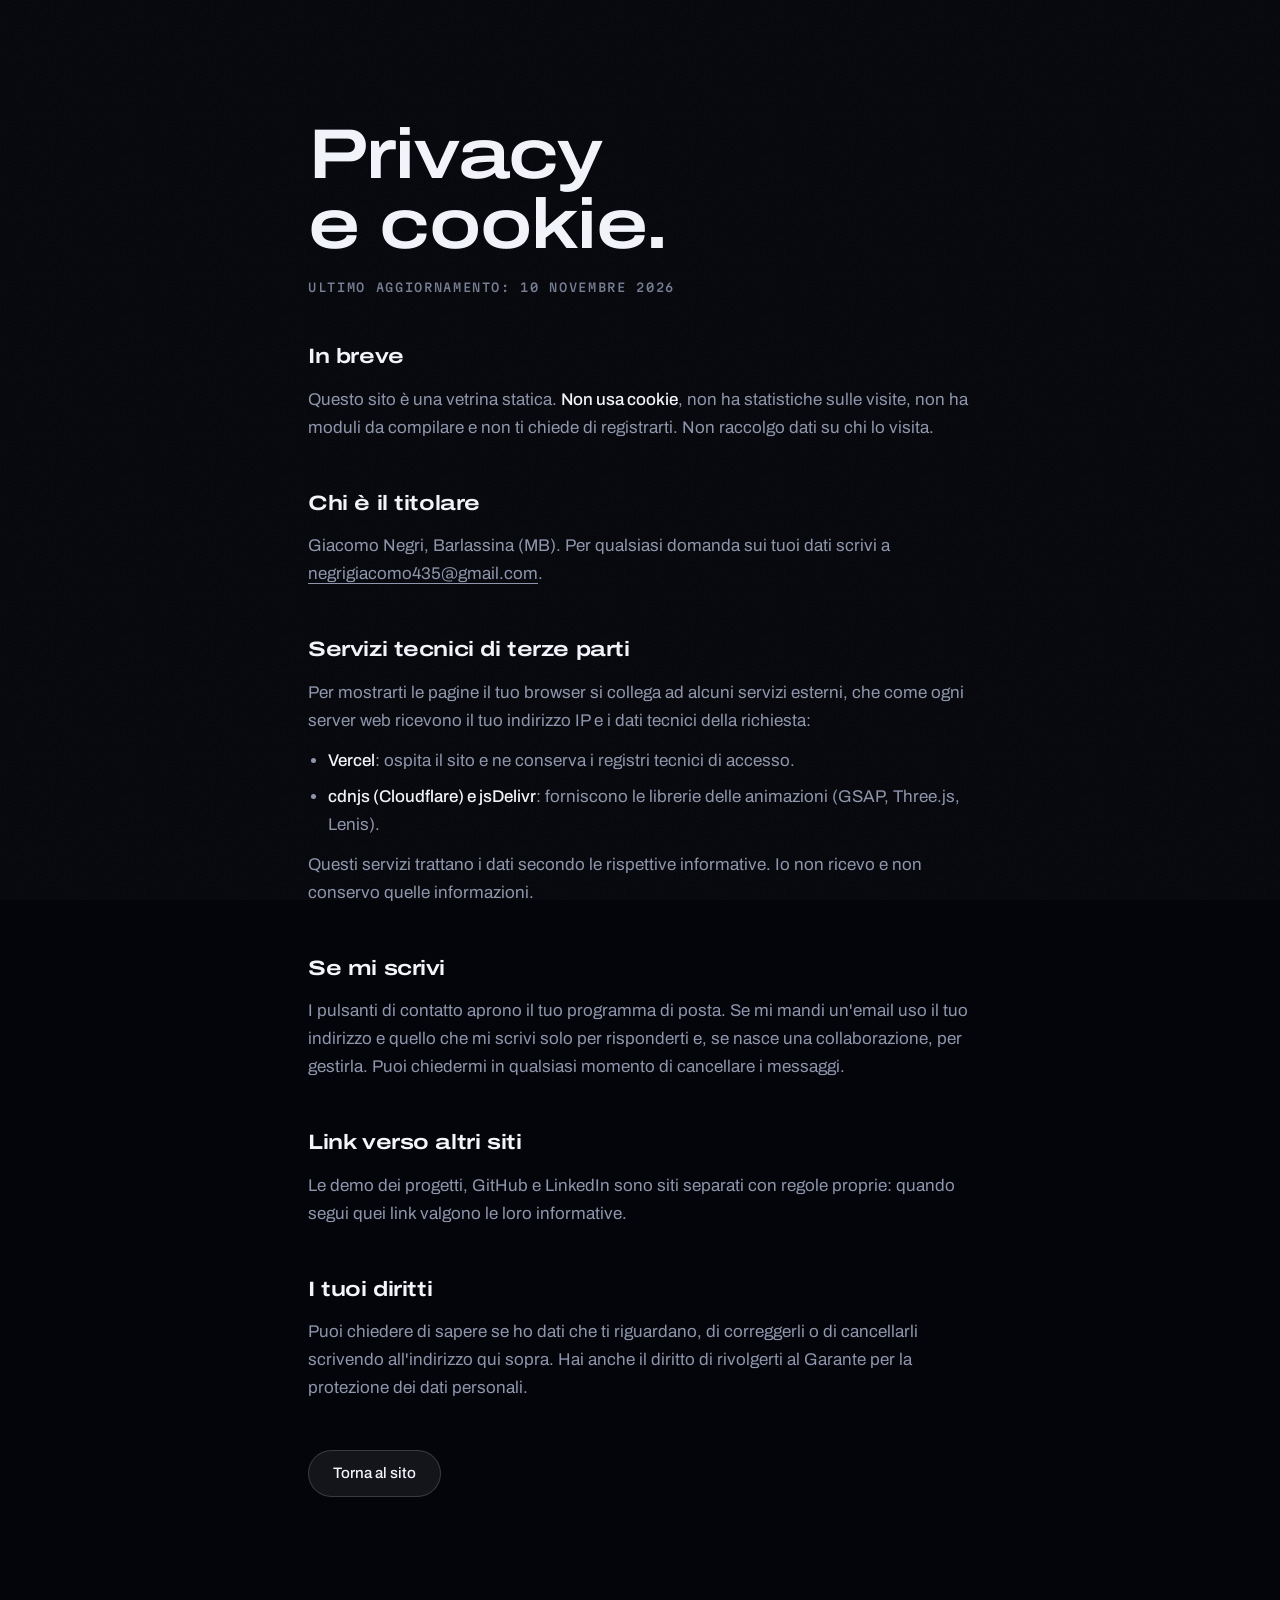
<file: privacy.html>
<!doctype html>
<html lang="it">
<head>
<meta charset="utf-8">
<meta http-equiv="Content-Security-Policy" content="default-src 'self'; script-src 'self'; style-src 'self' 'unsafe-inline'; font-src 'self'; img-src 'self' data:; connect-src 'self'; object-src 'none'; base-uri 'self'; form-action 'self'">
<meta name="viewport" content="width=device-width, initial-scale=1">
<title>Privacy e cookie · Giacomo Negri</title>
<meta name="description" content="Quali dati tratta il sito di Giacomo Negri: nessun cookie, nessuna statistica, nessun modulo. Solo i servizi tecnici necessari a mostrare le pagine.">
<meta name="author" content="Giacomo Negri">
<meta property="og:title" content="Privacy e cookie · Giacomo Negri">
<meta property="og:description" content="Informativa sul trattamento dei dati e sui servizi tecnici usati dal sito di Giacomo Negri.">
<meta property="og:type" content="website">
<meta property="og:url" content="https://giacomonegri.vercel.app/privacy">
<meta property="og:site_name" content="Giacomo Negri">
<meta name="twitter:card" content="summary">
<meta name="twitter:title" content="Privacy e cookie · Giacomo Negri">
<meta name="twitter:description" content="Informativa sul trattamento dei dati e sui servizi tecnici usati dal sito di Giacomo Negri.">
<link rel="canonical" href="https://giacomonegri.vercel.app/privacy">
<link rel="icon" href="data:image/svg+xml,%3Csvg xmlns=%27http://www.w3.org/2000/svg%27 viewBox=%270 0 64 64%27%3E%3Crect width=%2764%27 height=%2764%27 rx=%2714%27 fill=%27%2304050A%27/%3E%3Ctext x=%2732%27 y=%2742%27 text-anchor=%27middle%27 font-family=%27Arial,sans-serif%27 font-weight=%27700%27 font-size=%2728%27 fill=%27%23F3F5FB%27%3EGN%3C/text%3E%3C/svg%3E">
<link rel="preload" href="assets/fonts/archivo-300-800-wdth100-125-latin.woff2" as="font" type="font/woff2" crossorigin>
<link rel="stylesheet" href="css/fonts.css?v=2026-11-28b">
<link rel="stylesheet" href="css/base.css?v=2026-11-28b">
<link rel="stylesheet" href="css/buttons.css?v=2026-11-28b">
<style>
  .legal { max-width: 760px; padding-block: clamp(56px, 10vw, 120px); }
  .legal h1 { font-size: clamp(2.4rem, 7vw, 4.4rem); line-height: 1; font-weight: 600; }
  .legal .updated { margin-top: 18px; font: 500 0.74rem/1.4 var(--f-mono); letter-spacing: 0.14em; text-transform: uppercase; color: var(--dim); }
  .legal h2 { margin-top: 44px; font-size: 1.3rem; letter-spacing: -0.02em; }
  .legal p, .legal li { color: var(--muted); }
  .legal p { margin-top: 12px; }
  .legal ul { margin: 12px 0 0; padding-left: 20px; display: grid; gap: 8px; }
  .legal b { color: var(--fg); font-weight: 500; }
  .legal a { text-underline-offset: 4px; }
  .legal a:hover { color: var(--a2); }
  .legal .back { margin-top: 48px; }
</style>
</head>
<body>
<main class="wrap legal">
  <h1>Privacy e cookie.</h1>
  <p class="updated">Ultimo aggiornamento: 10 novembre 2026</p>

  <h2>In breve</h2>
  <p>Questo sito è una vetrina statica. <b>Non usa cookie</b>, non ha statistiche sulle visite, non ha moduli da compilare e non ti chiede di registrarti. Non raccolgo dati su chi lo visita.</p>

  <h2>Chi è il titolare</h2>
  <p>Giacomo Negri, Barlassina (MB). Per qualsiasi domanda sui tuoi dati scrivi a <a href="mailto:negrigiacomo435@gmail.com">negrigiacomo435@gmail.com</a>.</p>

  <h2>Servizi tecnici di terze parti</h2>
  <p>Per mostrarti le pagine il tuo browser si collega ad alcuni servizi esterni, che come ogni server web ricevono il tuo indirizzo IP e i dati tecnici della richiesta:</p>
  <ul>
    <li><b>Vercel</b>: ospita il sito e ne conserva i registri tecnici di accesso.</li>
      <li><b>cdnjs (Cloudflare) e jsDelivr</b>: forniscono le librerie delle animazioni (GSAP, Three.js, Lenis).</li>
  </ul>
  <p>Questi servizi trattano i dati secondo le rispettive informative. Io non ricevo e non conservo quelle informazioni.</p>

  <h2>Se mi scrivi</h2>
  <p>I pulsanti di contatto aprono il tuo programma di posta. Se mi mandi un'email uso il tuo indirizzo e quello che mi scrivi solo per risponderti e, se nasce una collaborazione, per gestirla. Puoi chiedermi in qualsiasi momento di cancellare i messaggi.</p>

  <h2>Link verso altri siti</h2>
  <p>Le demo dei progetti, GitHub e LinkedIn sono siti separati con regole proprie: quando segui quei link valgono le loro informative.</p>

  <h2>I tuoi diritti</h2>
  <p>Puoi chiedere di sapere se ho dati che ti riguardano, di correggerli o di cancellarli scrivendo all'indirizzo qui sopra. Hai anche il diritto di rivolgerti al Garante per la protezione dei dati personali.</p>

  <p class="back"><a class="btn" href="/">Torna al sito</a></p>
</main>
</body>
</html>
</file>
<file: css/fonts.css>
/* Font ospitati in locale, licenza SIL OFL (testi in assets/fonts/OFL-*.txt):
   - Archivo (Omnibus-Type): testo e titoli. È variabile in peso e in larghezza: i titoli usano la versione
     espansa (font-stretch, vedi --stretch-display in base.css). File ridotti con fonttools ai soli pesi
     300-800 e larghezze 100-125%, le uniche usate: da 90 a 60 KB.
   - Martian Mono (Evil Martians): etichette e dettagli tecnici. Ridotto ai pesi 400-600, larghezza normale.
   - Instrument Serif: il corsivo di "Negri" e pochi altri dettagli.
   Solo i sottoinsiemi latin e latin-ext: bastano per l'italiano. */

/* latin-ext */
@font-face {
  font-family: 'Archivo';
  font-style: normal;
  font-weight: 300 800;
  font-stretch: 100% 125%;
  font-display: swap;
  src: url(../assets/fonts/archivo-300-800-wdth100-125-latin-ext.woff2) format('woff2');
  unicode-range: U+0100-02BA, U+02BD-02C5, U+02C7-02CC, U+02CE-02D7, U+02DD-02FF, U+0304, U+0308, U+0329, U+1D00-1DBF, U+1E00-1E9F, U+1EF2-1EFF, U+2020, U+20A0-20AB, U+20AD-20C4, U+2113, U+2C60-2C7F, U+A720-A7FF;
}

/* latin */
@font-face {
  font-family: 'Archivo';
  font-style: normal;
  font-weight: 300 800;
  font-stretch: 100% 125%;
  font-display: swap;
  src: url(../assets/fonts/archivo-300-800-wdth100-125-latin.woff2) format('woff2');
  unicode-range: U+0000-00FF, U+0131, U+0152-0153, U+02BB-02BC, U+02C6, U+02DA, U+02DC, U+0304, U+0308, U+0329, U+2000-206F, U+20AC, U+2122, U+2191, U+2193, U+2212, U+2215, U+FEFF, U+FFFD;
}

/* latin-ext */
@font-face {
  font-family: 'Martian Mono';
  font-style: normal;
  font-weight: 400 600;
  font-display: swap;
  src: url(../assets/fonts/martian-mono-400-600-latin-ext.woff2) format('woff2');
  unicode-range: U+0100-02BA, U+02BD-02C5, U+02C7-02CC, U+02CE-02D7, U+02DD-02FF, U+0304, U+0308, U+0329, U+1D00-1DBF, U+1E00-1E9F, U+1EF2-1EFF, U+2020, U+20A0-20AB, U+20AD-20C4, U+2113, U+2C60-2C7F, U+A720-A7FF;
}

/* latin */
@font-face {
  font-family: 'Martian Mono';
  font-style: normal;
  font-weight: 400 600;
  font-display: swap;
  src: url(../assets/fonts/martian-mono-400-600-latin.woff2) format('woff2');
  unicode-range: U+0000-00FF, U+0131, U+0152-0153, U+02BB-02BC, U+02C6, U+02DA, U+02DC, U+0304, U+0308, U+0329, U+2000-206F, U+20AC, U+2122, U+2191, U+2193, U+2212, U+2215, U+FEFF, U+FFFD;
}

/* latin-ext */
@font-face {
  font-family: 'Instrument Serif';
  font-style: italic;
  font-weight: 400;
  font-display: swap;
  src: url(../assets/fonts/instrument-serif-italic-400-latin-ext.woff2) format('woff2');
  unicode-range: U+0100-02BA, U+02BD-02C5, U+02C7-02CC, U+02CE-02D7, U+02DD-02FF, U+0304, U+0308, U+0329, U+1D00-1DBF, U+1E00-1E9F, U+1EF2-1EFF, U+2020, U+20A0-20AB, U+20AD-20C4, U+2113, U+2C60-2C7F, U+A720-A7FF;
}

/* latin */
@font-face {
  font-family: 'Instrument Serif';
  font-style: italic;
  font-weight: 400;
  font-display: swap;
  src: url(../assets/fonts/instrument-serif-italic-400-latin.woff2) format('woff2');
  unicode-range: U+0000-00FF, U+0131, U+0152-0153, U+02BB-02BC, U+02C6, U+02DA, U+02DC, U+0304, U+0308, U+0329, U+2000-206F, U+20AC, U+2122, U+2191, U+2193, U+2212, U+2215, U+FEFF, U+FFFD;
}

/* latin-ext */
@font-face {
  font-family: 'Instrument Serif';
  font-style: normal;
  font-weight: 400;
  font-display: swap;
  src: url(../assets/fonts/instrument-serif-normal-400-latin-ext.woff2) format('woff2');
  unicode-range: U+0100-02BA, U+02BD-02C5, U+02C7-02CC, U+02CE-02D7, U+02DD-02FF, U+0304, U+0308, U+0329, U+1D00-1DBF, U+1E00-1E9F, U+1EF2-1EFF, U+2020, U+20A0-20AB, U+20AD-20C4, U+2113, U+2C60-2C7F, U+A720-A7FF;
}

/* latin */
@font-face {
  font-family: 'Instrument Serif';
  font-style: normal;
  font-weight: 400;
  font-display: swap;
  src: url(../assets/fonts/instrument-serif-normal-400-latin.woff2) format('woff2');
  unicode-range: U+0000-00FF, U+0131, U+0152-0153, U+02BB-02BC, U+02C6, U+02DA, U+02DC, U+0304, U+0308, U+0329, U+2000-206F, U+20AC, U+2122, U+2191, U+2193, U+2212, U+2215, U+FEFF, U+FFFD;
}
</file>
<file: css/base.css>
/* Fondamenta: variabili di colore e font, reset, utility condivise (eyebrow, serif, accent-text, split del testo). */
:root {
  --bg: #04050a;
  --glass: rgba(255, 255, 255, 0.035);
  --glass-2: rgba(255, 255, 255, 0.065);
  --stroke: rgba(255, 255, 255, 0.09);
  --stroke-2: rgba(255, 255, 255, 0.16);
  --fg: #f3f5fb;
  --muted: #8e95ac;
  --dim: #767e94; /* grigio più tenue: schiarito per avere contrasto 4.5:1 anche sui testi piccoli */
  /* Unico colore d'accento: azzurro. --a2 è quello principale, --a1 la versione più scura per i dettagli */
  --a1: #3b8beb;
  --a2: #63bdff;
  --ok: #4ade9b;
  --grad: var(--a2); /* era un gradiente viola-verde: ora l'accento pieno, così le linee decorative restano coerenti */
  --f-sans: "Archivo", system-ui, -apple-system, "Segoe UI", Roboto, sans-serif;
  --f-mono: "Martian Mono", ui-monospace, "Cascadia Mono", Consolas, monospace;
  /* Larghezza dei titoli: Archivo espanso, come le scritte incise su una targhetta. Il testo resta normale. */
  --stretch-display: 125%;
  --f-serif: "Instrument Serif", Georgia, "Times New Roman", serif;
  --gut: clamp(16px, 4vw, 48px);
  --r: 22px;
  color-scheme: dark;
}
*,
*::before,
*::after {
  box-sizing: border-box;
}
html {
  background: var(--bg);
}
html.lenis,
html.lenis body {
  height: auto;
}
.lenis.lenis-smooth {
  scroll-behavior: auto !important;
}
body {
  margin: 0;
  background: var(--bg);
  color: var(--fg);
  font: 400 17px/1.65 var(--f-sans);
  -webkit-font-smoothing: antialiased;
  overflow-x: hidden;
}
body::after {
  content: "";
  position: fixed;
  inset: 0;
  pointer-events: none;
  z-index: 300;
  opacity: 0.055;
  background-image: url("data:image/svg+xml,%3Csvg xmlns='http://www.w3.org/2000/svg' width='160' height='160'%3E%3Cfilter id='n'%3E%3CfeTurbulence type='fractalNoise' baseFrequency='.9' numOctaves='3' stitchTiles='stitch'/%3E%3C/filter%3E%3Crect width='100%25' height='100%25' filter='url(%23n)'/%3E%3C/svg%3E");
}
img {
  max-width: 100%;
  display: block;
}
[hidden] {
  display: none !important;
}
a {
  color: inherit;
}
:focus-visible {
  outline: 2px solid var(--a2);
  outline-offset: 3px;
  border-radius: 8px;
}
h1,
h2,
h3 {
  margin: 0;
  font-stretch: var(--stretch-display);
  text-wrap: balance;
  font-weight: 650;
  letter-spacing: -0.025em;
}
p {
  margin: 0;
}
::selection {
  background: rgba(99, 189, 255, 0.35);
}
.wrap {
  max-width: 1240px;
  margin-inline: auto;
  padding-inline: var(--gut);
}
.eyebrow {
  display: inline-flex;
  align-items: center;
  gap: 10px;
  font: 500 0.74rem/1 var(--f-mono);
  letter-spacing: 0.16em;
  text-transform: uppercase;
  color: var(--muted);
}
.eyebrow::before {
  content: "";
  width: 22px;
  height: 1px;
  background: var(--grad);
}
/* Altri nomi e titoli che non sono h1-h3 ma vanno nella stessa larghezza */
.logo,
.work-name,
.chapter-name,
.contact-big,
.ld-count,
.foot-name {
  font-stretch: var(--stretch-display);
}
.serif {
  font-family: var(--f-serif);
  font-style: italic;
  font-weight: 400;
  letter-spacing: -0.01em;
}
/* Parola o segno evidenziato (es. il punto di "Parliamone."): colore d'accento pieno */
.accent-text {
  color: var(--a2);
}
/* split text helpers */
.w {
  display: inline-block;
  overflow: hidden;
  vertical-align: top;
  padding: 0.2em 0.1em 0.3em;
  margin: -0.2em -0.1em -0.3em;
}
.wi {
  display: inline-block;
  will-change: transform;
}

/* Sezione fuori dallo schermo (classe aggiunta da js/core/OffscreenPauser.js):
   le animazioni infinite si fermano e ripartono da dove erano quando la sezione torna visibile. */
.is-paused,
.is-paused *,
.is-paused *::before,
.is-paused *::after {
  animation-play-state: paused !important;
}

/* Testo letto dai lettori di schermo ma invisibile sullo schermo (es. il titolo "Chi sono") */
.visually-hidden {
  position: absolute;
  width: 1px;
  height: 1px;
  margin: -1px;
  padding: 0;
  overflow: hidden;
  clip: rect(0 0 0 0);
  white-space: nowrap;
  border: 0;
}

/* "Vai al contenuto": nascosto finché non ci arrivi con il tasto Tab */
.skip-link {
  position: fixed;
  z-index: 500;
  top: 12px;
  left: 12px;
  padding: 10px 16px;
  border-radius: 999px;
  background: var(--a2);
  color: #05060b;
  font-weight: 500;
  text-decoration: none;
  transform: translateY(-160%);
}
.skip-link:focus {
  transform: none;
}

/* Passaggio tra le pagine del sito (home, privacy): il browser sfuma dalla vecchia alla nuova.
   È una funzione dei browser recenti (View Transitions): gli altri la ignorano e cambiano pagina come sempre. */
@view-transition {
  navigation: auto;
}
</file>
<file: css/buttons.css>
/* Pulsanti riutilizzabili (.btn, .btn-primary, .btn-sm). */
.btn {
  position: relative;
  display: inline-flex;
  align-items: center;
  gap: 9px;
  padding: 15px 24px;
  border-radius: 999px;
  font: 500 0.95rem/1 var(--f-sans);
  text-decoration: none;
  color: var(--fg);
  background: var(--glass-2);
  border: 1px solid var(--stroke-2);
  cursor: pointer;
  white-space: nowrap;
  transition:
    background 0.3s,
    box-shadow 0.3s,
    filter 0.12s;
}
/* Mentre il pulsante è premuto si scurisce un attimo: conferma che il click è arrivato */
.btn:active {
  filter: brightness(0.86);
}
.btn:hover {
  background: rgba(255, 255, 255, 0.11);
}
.btn svg {
  width: 17px;
  height: 17px;
  flex: none;
  transition: transform 0.45s cubic-bezier(0.2, 0.8, 0.2, 1);
}
/* La freccia dei pulsanti principali avanza quando ci passi sopra */
.btn-primary:hover svg {
  transform: translateX(3px);
}
.btn-primary {
  color: #05060b;
  background: var(--a2);
  border-color: transparent;
}
.btn-primary:hover {
  background: #8fd0ff;
}
.btn-sm {
  padding: 10px 16px;
  font-size: 0.86rem;
}
.magnetic {
  will-change: transform;
}
/* Pulsante compatto con sola icona o sigla (es. "CV", logo GitHub) */
.btn-icon {
  padding: 15px 18px;
  font-family: var(--f-mono);
  font-size: 0.82rem;
  letter-spacing: 0.06em;
}
</file>
